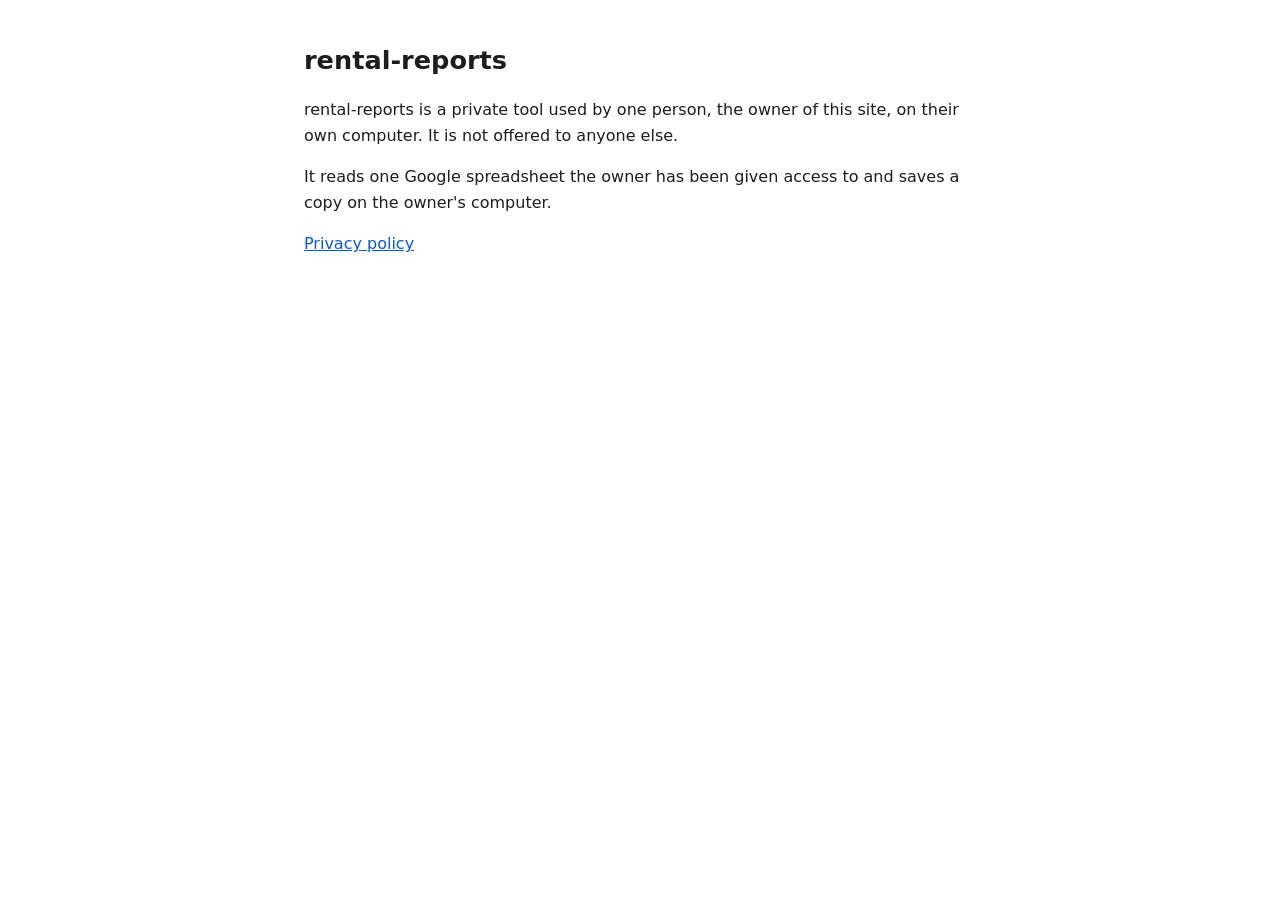
<file: index.html>
<!doctype html>
<html lang="en">
<head>
<meta charset="utf-8">
<meta name="viewport" content="width=device-width, initial-scale=1">
<title>rental-reports</title>
<link rel="stylesheet" href="style.css">
</head>
<body>
<main>
<h1>rental-reports</h1>
<p>rental-reports is a private tool used by one person, the owner of this site, on their own computer. It is not offered to anyone else.</p>
<p>It reads one Google spreadsheet the owner has been given access to and saves a copy on the owner's computer.</p>
<p><a href="privacy.html">Privacy policy</a></p>
</main>
</body>
</html>
</file>
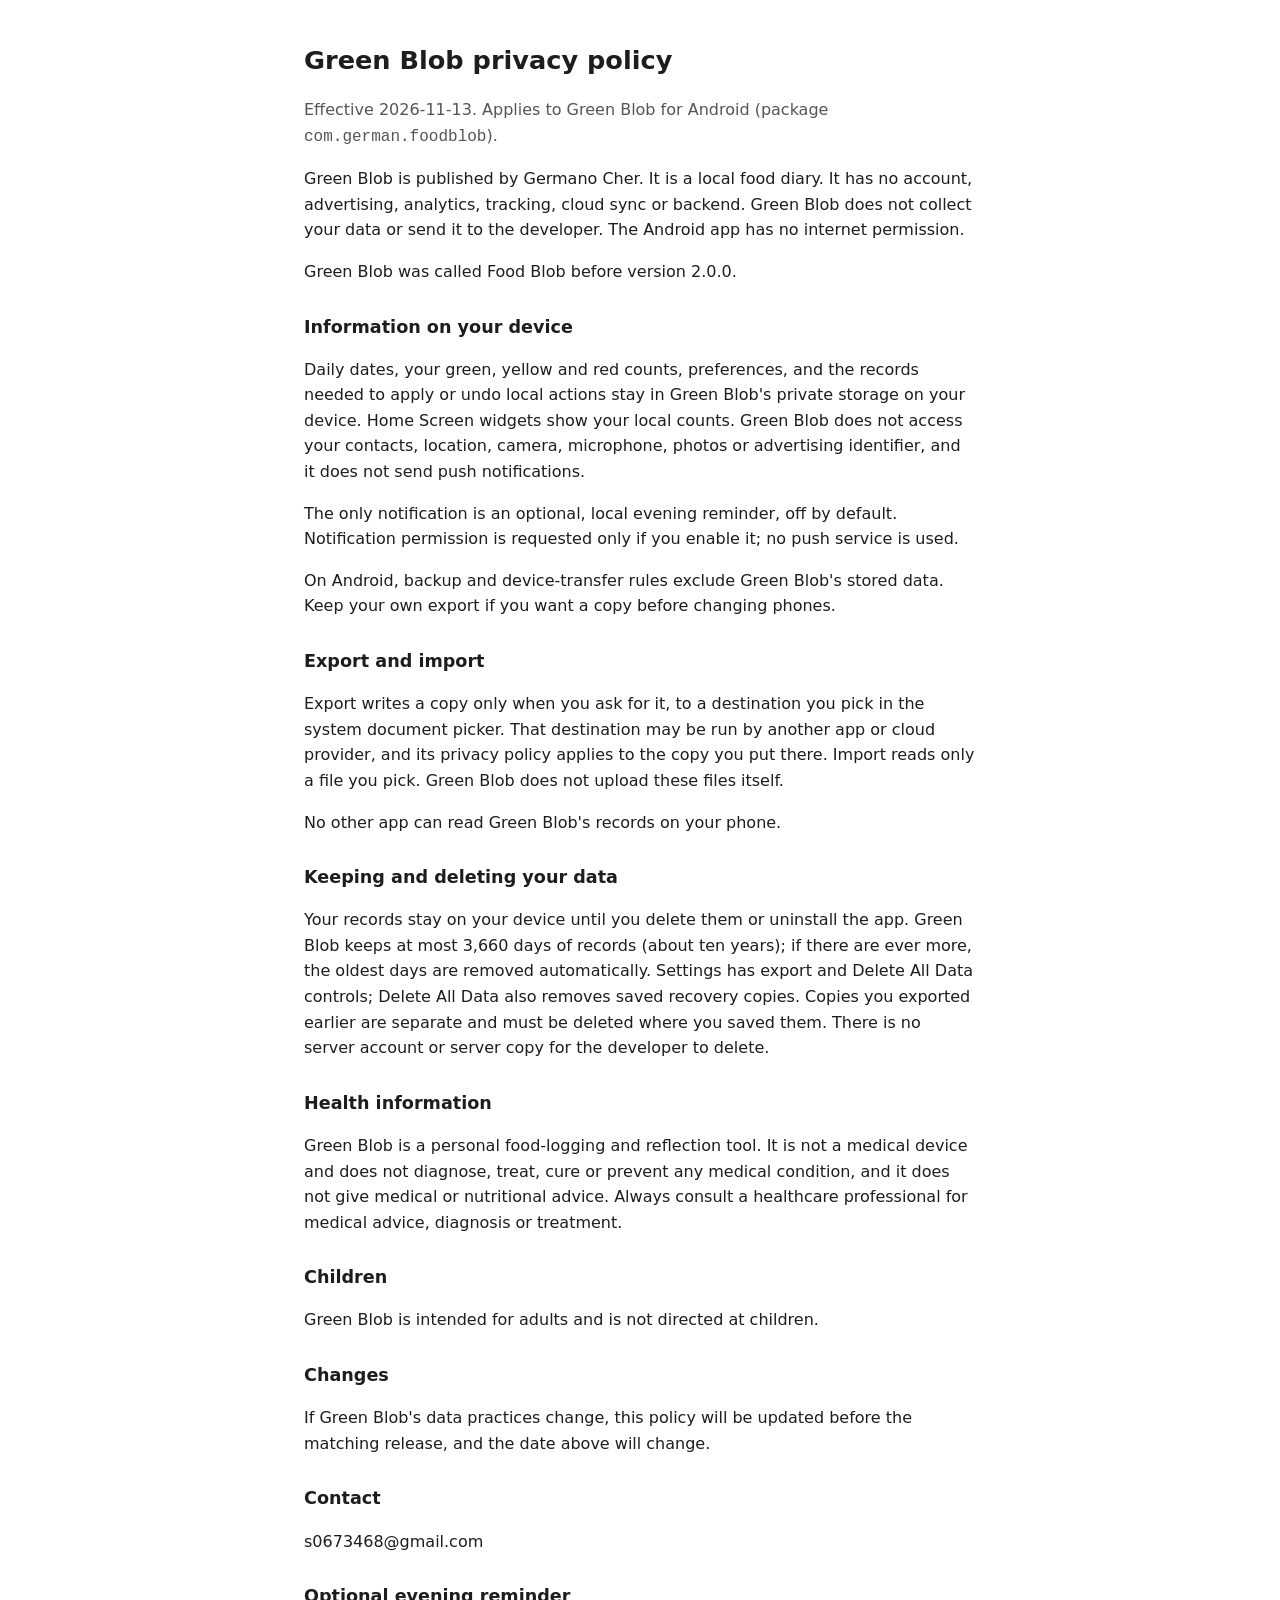
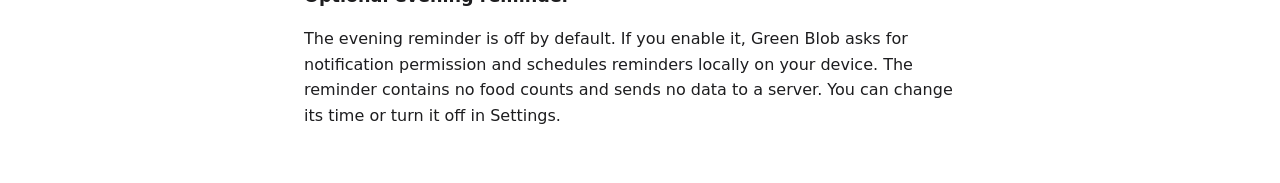
<file: foodblob-privacy.html>
<!doctype html>
<html lang="en">
<head>
<meta charset="utf-8">
<meta name="viewport" content="width=device-width, initial-scale=1">
<title>Green Blob privacy policy</title>
<link rel="stylesheet" href="style.css">
</head>
<body>
<main>
<h1>Green Blob privacy policy</h1>
<p class="muted">Effective 2026-11-13. Applies to Green Blob for Android (package <code>com.german.foodblob</code>).</p>
<p>Green Blob is published by Germano Cher. It is a local food diary. It has no account, advertising, analytics, tracking, cloud sync or backend. Green Blob does not collect your data or send it to the developer. The Android app has no internet permission.</p>
<p>Green Blob was called Food Blob before version 2.0.0.</p>

<h2>Information on your device</h2>
<p>Daily dates, your green, yellow and red counts, preferences, and the records needed to apply or undo local actions stay in Green Blob's private storage on your device. Home Screen widgets show your local counts. Green Blob does not access your contacts, location, camera, microphone, photos or advertising identifier, and it does not send push notifications.</p>
<p>The only notification is an optional, local evening reminder, off by default.
Notification permission is requested only if you enable it; no push service is used.</p>
<p>On Android, backup and device-transfer rules exclude Green Blob's stored data. Keep your own export if you want a copy before changing phones.</p>

<h2>Export and import</h2>
<p>Export writes a copy only when you ask for it, to a destination you pick in the system document picker. That destination may be run by another app or cloud provider, and its privacy policy applies to the copy you put there. Import reads only a file you pick. Green Blob does not upload these files itself.</p>
<p>No other app can read Green Blob's records on your phone.</p>

<h2>Keeping and deleting your data</h2>
<p>Your records stay on your device until you delete them or uninstall the app. Green Blob keeps at most 3,660 days of records (about ten years); if there are ever more, the oldest days are removed automatically. Settings has export and Delete All Data controls; Delete All Data also removes saved recovery copies. Copies you exported earlier are separate and must be deleted where you saved them. There is no server account or server copy for the developer to delete.</p>

<h2>Health information</h2>
<p>Green Blob is a personal food-logging and reflection tool. It is not a medical device and does not diagnose, treat, cure or prevent any medical condition, and it does not give medical or nutritional advice. Always consult a healthcare professional for medical advice, diagnosis or treatment.</p>

<h2>Children</h2>
<p>Green Blob is intended for adults and is not directed at children.</p>

<h2>Changes</h2>
<p>If Green Blob's data practices change, this policy will be updated before the matching release, and the date above will change.</p>

<h2>Contact</h2>
<p>s0673468@gmail.com</p>

<h2>Optional evening reminder</h2>
<p>The evening reminder is off by default. If you enable it, Green Blob asks for
notification permission and schedules reminders locally on your device. The
reminder contains no food counts and sends no data to a server. You can change
its time or turn it off in Settings.</p>
</main>
</body>
</html>
</file>
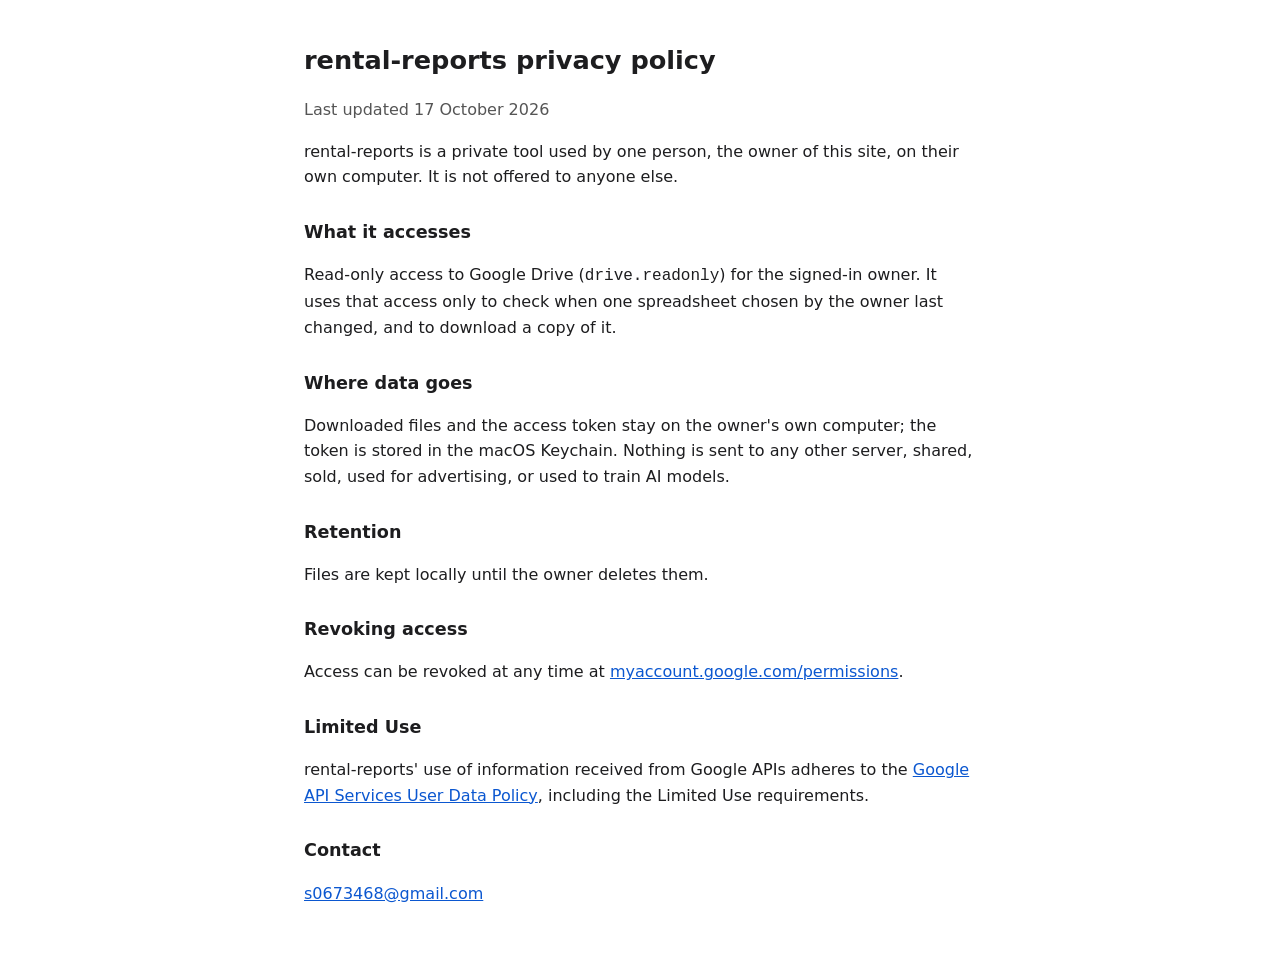
<file: privacy.html>
<!doctype html>
<html lang="en">
<head>
<meta charset="utf-8">
<meta name="viewport" content="width=device-width, initial-scale=1">
<title>rental-reports privacy policy</title>
<link rel="stylesheet" href="style.css">
</head>
<body>
<main>
<h1>rental-reports privacy policy</h1>
<p class="muted">Last updated 17 October 2026</p>
<p>rental-reports is a private tool used by one person, the owner of this site, on their own computer. It is not offered to anyone else.</p>

<h2>What it accesses</h2>
<p>Read-only access to Google Drive (<code>drive.readonly</code>) for the signed-in owner. It uses that access only to check when one spreadsheet chosen by the owner last changed, and to download a copy of it.</p>

<h2>Where data goes</h2>
<p>Downloaded files and the access token stay on the owner's own computer; the token is stored in the macOS Keychain. Nothing is sent to any other server, shared, sold, used for advertising, or used to train AI models.</p>

<h2>Retention</h2>
<p>Files are kept locally until the owner deletes them.</p>

<h2>Revoking access</h2>
<p>Access can be revoked at any time at <a href="https://myaccount.google.com/permissions">myaccount.google.com/permissions</a>.</p>

<h2>Limited Use</h2>
<p>rental-reports' use of information received from Google APIs adheres to the <a href="https://developers.google.com/terms/api-services-user-data-policy">Google API Services User Data Policy</a>, including the Limited Use requirements.</p>

<h2>Contact</h2>
<p><a href="mailto:s0673468@gmail.com">s0673468@gmail.com</a></p>
</main>
</body>
</html>
</file>
<file: style.css>
:root { color-scheme: light dark; --fg: #1d1d1f; --bg: #ffffff; --muted: #555; --link: #0b57d0; }
@media (prefers-color-scheme: dark) { :root { --fg: #e8e8ea; --bg: #141416; --muted: #a0a0a8; --link: #8ab4f8; } }
body { margin: 0; background: var(--bg); color: var(--fg); font: 16px/1.6 system-ui, -apple-system, "Segoe UI", sans-serif; }
main { max-width: 42rem; margin: 0 auto; padding: 2.5rem 16px; }
h1 { font-size: 1.6rem; margin: 0 0 1rem; }
h2 { font-size: 1.1rem; margin: 1.75rem 0 0.25rem; }
p, li { color: var(--fg); }
small, .muted { color: var(--muted); }
a { color: var(--link); }
</file>
